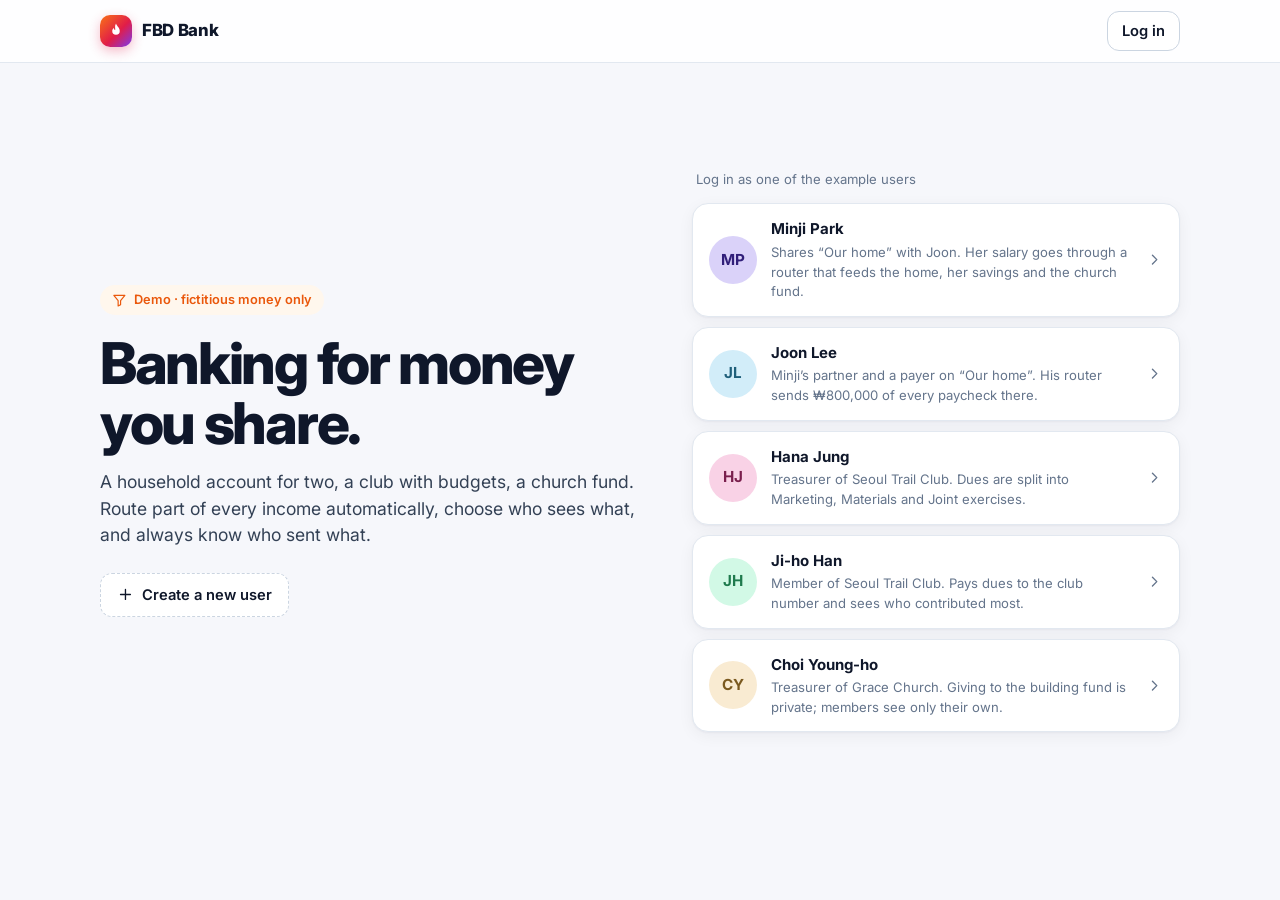
<file: demo/index.html>
<!doctype html>
<html lang="en">
<head>
  <meta charset="utf-8">
  <meta name="viewport" content="width=device-width, initial-scale=1">
  <title>FBD Bank</title>
  <link rel="preconnect" href="https://fonts.googleapis.com">
  <link rel="preconnect" href="https://fonts.gstatic.com" crossorigin>
  <link rel="stylesheet" href="https://fonts.googleapis.com/css2?family=Inter:wght@400;500;600;700;800&display=swap">
  <link rel="stylesheet" href="styles.css">
</head>
<body>
  <header class="topbar" id="topbar"></header>
  <main class="content" id="app"></main>
  <div class="toasts" id="toasts" aria-live="polite"></div>
  <script src="app.js"></script>
</body>
</html>
</file>
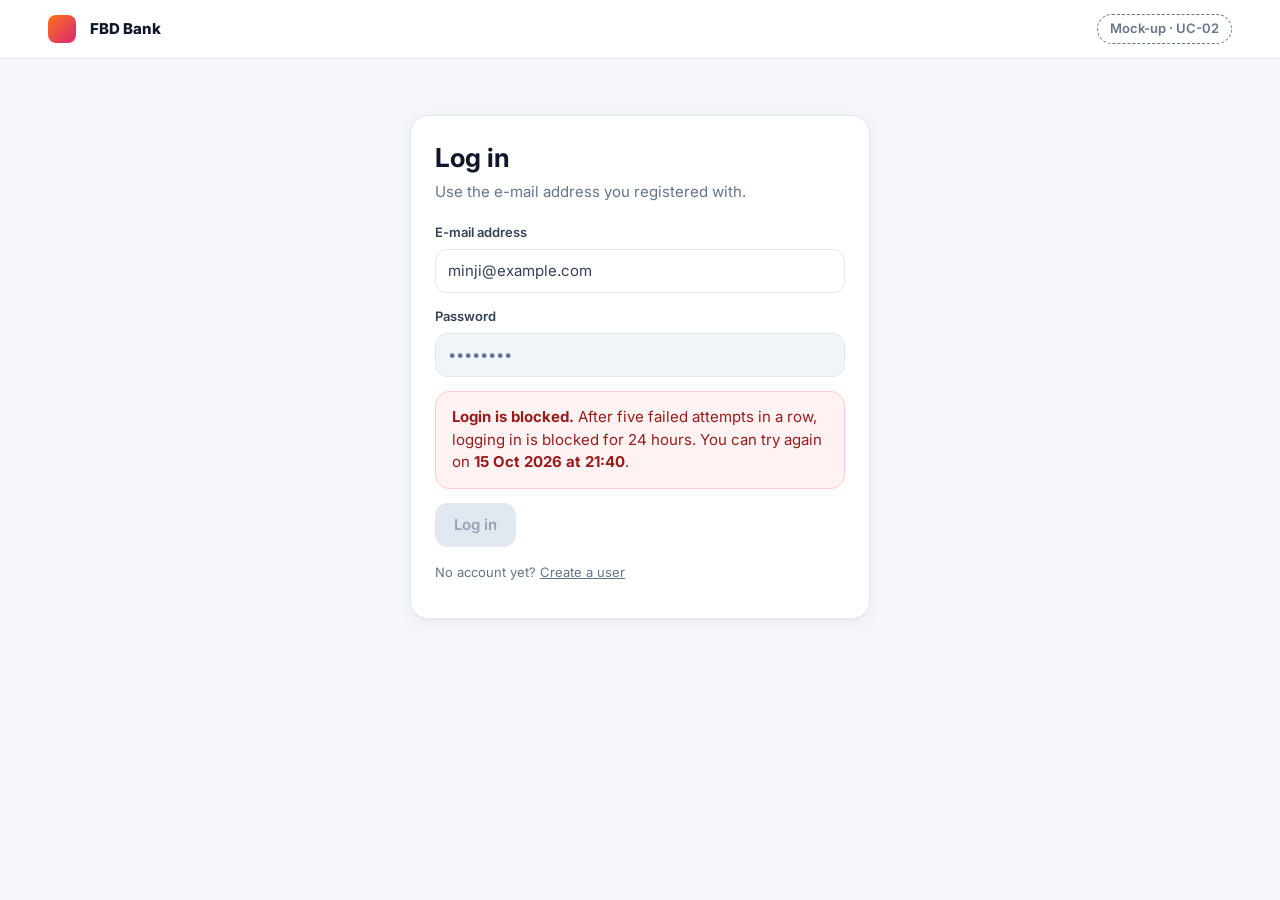
<file: docs/ui-review/mockups/m1-login-blocked.html>
<!doctype html><html lang="en"><head><meta charset="utf-8"><title>Mock-up UC-02</title>
<link rel="stylesheet" href="https://fonts.googleapis.com/css2?family=Inter:wght@400;500;600;700;800&display=swap"><link rel="stylesheet" href="mockup.css"></head><body>
<div class="top"><div class="logo"></div><div class="brand">FBD Bank</div><div class="mock">Mock-up · UC-02</div></div>
<main style="display:flex;justify-content:center;padding-top:56px"><div class="card" style="width:460px">
<h1>Log in</h1><p class="sub">Use the e-mail address you registered with.</p>
<label>E-mail address</label><div class="in">minji@example.com</div>
<label>Password</label><div class="in dim">••••••••</div>
<div class="alert bad"><b>Login is blocked.</b> After five failed attempts in a row, logging in is blocked for 24 hours. You can try again on <b>15 Oct 2026 at 21:40</b>.</div>
<span class="btn off">Log in</span>
<p class="small" style="margin-top:16px">No account yet? <u>Create a user</u></p>
</div></main></body></html>
</file>
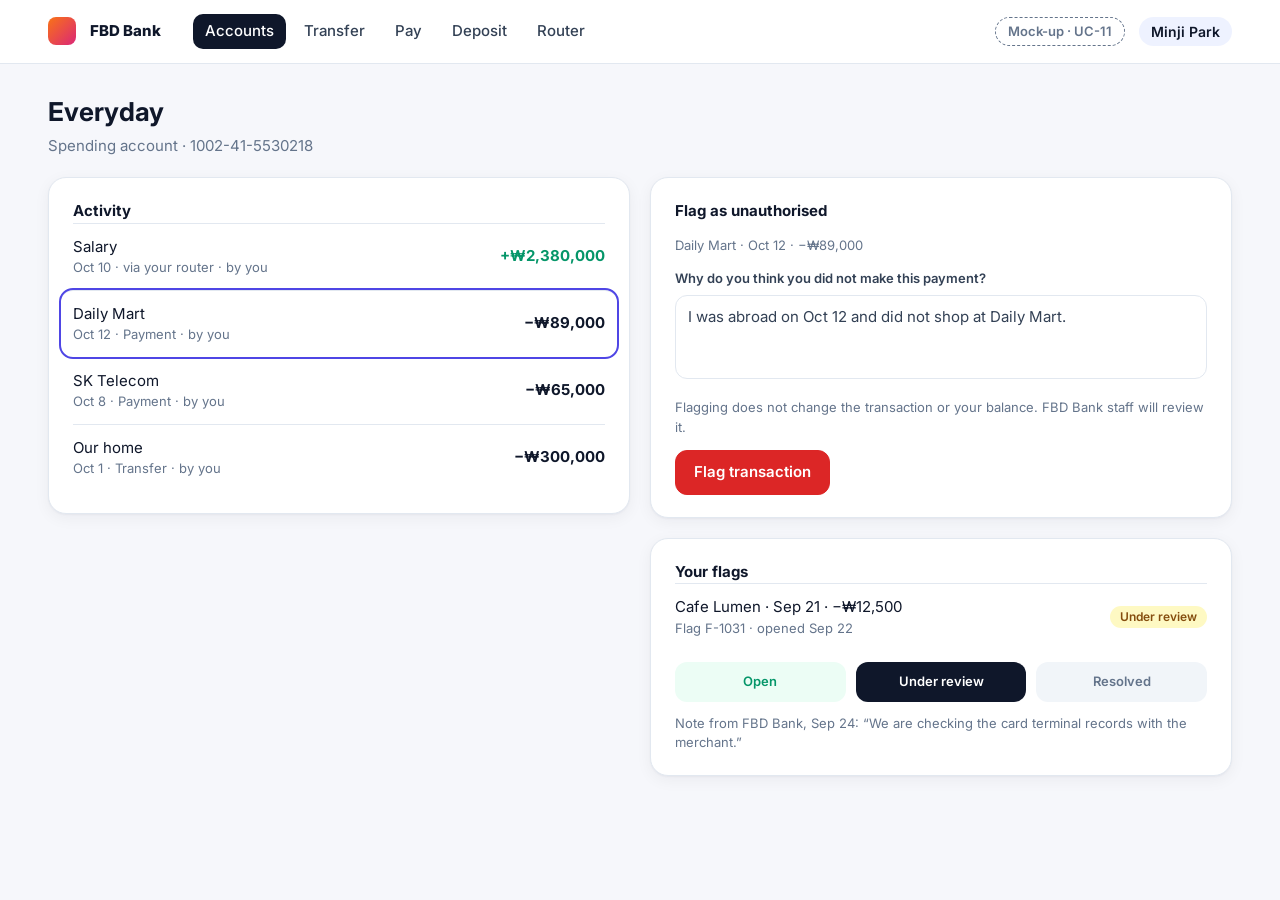
<file: docs/ui-review/mockups/m2-flag.html>
<!doctype html><html lang="en"><head><meta charset="utf-8"><title>Mock-up UC-11</title>
<link rel="stylesheet" href="https://fonts.googleapis.com/css2?family=Inter:wght@400;500;600;700;800&display=swap"><link rel="stylesheet" href="mockup.css"></head><body>
<div class="top"><div class="logo"></div><div class="brand">FBD Bank</div><div class="nav"><span class="on">Accounts</span><span>Transfer</span><span>Pay</span><span>Deposit</span><span>Router</span></div><div class="mock">Mock-up · UC-11</div><div class="me">Minji Park</div></div>
<main><h1>Everyday</h1><p class="sub">Spending account · 1002-41-5530218</p>
<div class="grid"><div class="card"><b>Activity</b>
<div class="row"><div class="grow">Salary<div class="small">Oct 10 · via your router · by you</div></div><div class="amt pos">+₩2,380,000</div></div>
<div class="row sel"><div class="grow">Daily Mart<div class="small">Oct 12 · Payment · by you</div></div><div class="amt neg">−₩89,000</div></div>
<div class="row"><div class="grow">SK Telecom<div class="small">Oct 8 · Payment · by you</div></div><div class="amt neg">−₩65,000</div></div>
<div class="row"><div class="grow">Our home<div class="small">Oct 1 · Transfer · by you</div></div><div class="amt neg">−₩300,000</div></div></div>
<div><div class="card"><b>Flag as unauthorised</b><p class="small">Daily Mart · Oct 12 · −₩89,000</p>
<label>Why do you think you did not make this payment?</label><textarea class="in">I was abroad on Oct 12 and did not shop at Daily Mart.</textarea>
<p class="small">Flagging does not change the transaction or your balance. FBD Bank staff will review it.</p><span class="btn bad">Flag transaction</span></div>
<div class="card" style="margin-top:20px"><b>Your flags</b>
<div class="row"><div class="grow">Cafe Lumen · Sep 21 · −₩12,500<div class="small">Flag F-1031 · opened Sep 22</div></div><span class="chip rev">Under review</span></div>
<div class="steps"><div class="past">Open</div><div class="now">Under review</div><div>Resolved</div></div>
<div class="small">Note from FBD Bank, Sep 24: “We are checking the card terminal records with the merchant.”</div></div></div></div>
</main></body></html>
</file>
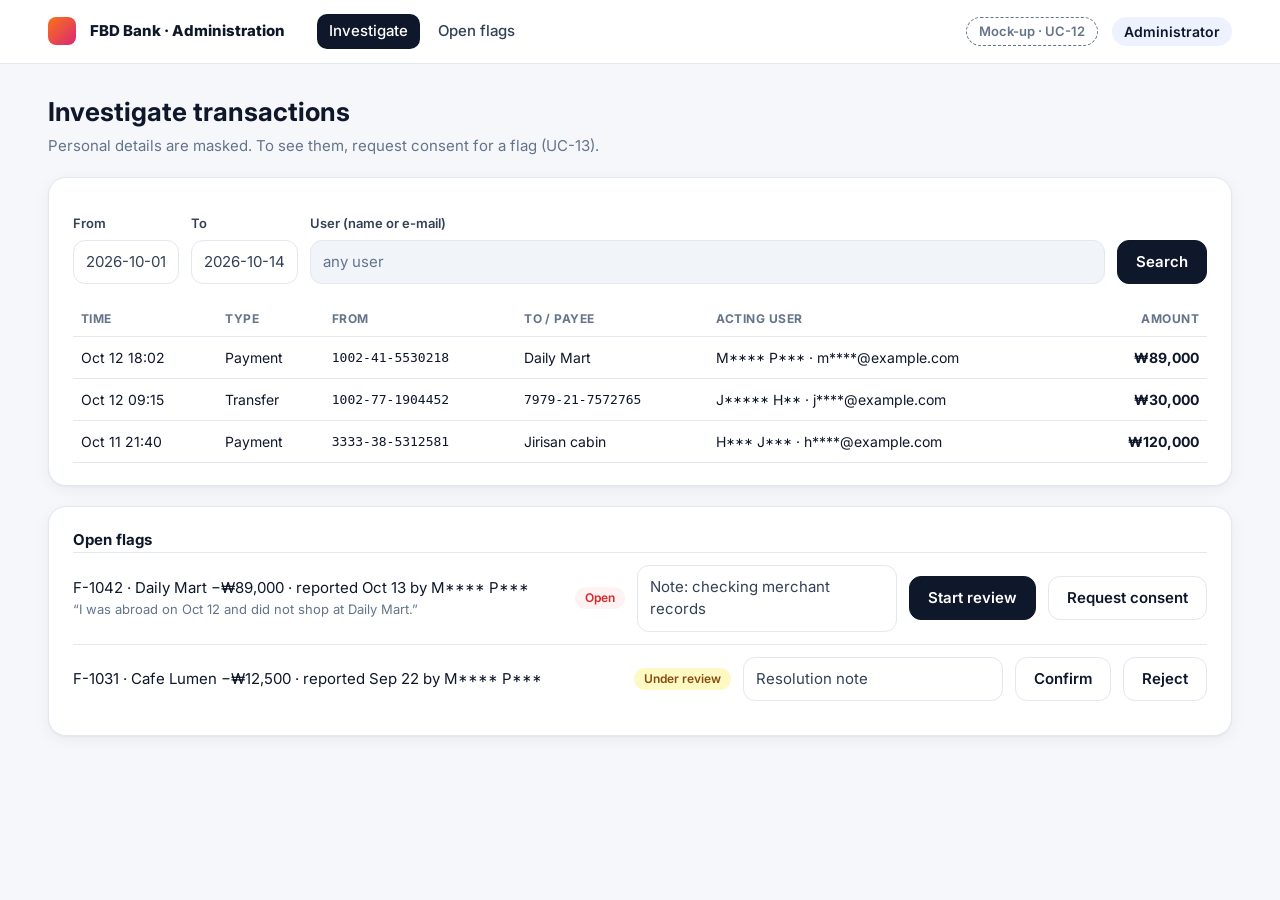
<file: docs/ui-review/mockups/m3-admin.html>
<!doctype html><html lang="en"><head><meta charset="utf-8"><title>Mock-up UC-12</title>
<link rel="stylesheet" href="https://fonts.googleapis.com/css2?family=Inter:wght@400;500;600;700;800&display=swap"><link rel="stylesheet" href="mockup.css"></head><body>
<div class="top"><div class="logo"></div><div class="brand">FBD Bank · Administration</div><div class="nav"><span class="on">Investigate</span><span>Open flags</span></div><div class="mock">Mock-up · UC-12</div><div class="me">Administrator</div></div>
<main><h1>Investigate transactions</h1><p class="sub">Personal details are masked. To see them, request consent for a flag (UC-13).</p>
<div class="card"><div style="display:flex;gap:12px;align-items:end">
<div><label>From</label><div class="in">2026-10-01</div></div><div><label>To</label><div class="in">2026-10-14</div></div>
<div class="grow"><label>User (name or e-mail)</label><div class="in dim">any user</div></div><span class="btn pri">Search</span></div>
<table style="margin-top:18px"><tr><th>Time</th><th>Type</th><th>From</th><th>To / payee</th><th>Acting user</th><th style="text-align:right">Amount</th></tr>
<tr><td>Oct 12 18:02</td><td>Payment</td><td class="mono">1002-41-5530218</td><td>Daily Mart</td><td>M**** P*** · m****@example.com</td><td class="amt" style="text-align:right">₩89,000</td></tr>
<tr><td>Oct 12 09:15</td><td>Transfer</td><td class="mono">1002-77-1904452</td><td class="mono">7979-21-7572765</td><td>J***** H** · j****@example.com</td><td class="amt" style="text-align:right">₩30,000</td></tr>
<tr><td>Oct 11 21:40</td><td>Payment</td><td class="mono">3333-38-5312581</td><td>Jirisan cabin</td><td>H*** J*** · h****@example.com</td><td class="amt" style="text-align:right">₩120,000</td></tr></table></div>
<div class="card" style="margin-top:20px"><b>Open flags</b>
<div class="row"><div class="grow">F-1042 · Daily Mart −₩89,000 · reported Oct 13 by M**** P***<div class="small">“I was abroad on Oct 12 and did not shop at Daily Mart.”</div></div><span class="chip open">Open</span><div class="in" style="width:260px">Note: checking merchant records</div><span class="btn pri">Start review</span><span class="btn">Request consent</span></div>
<div class="row"><div class="grow">F-1031 · Cafe Lumen −₩12,500 · reported Sep 22 by M**** P***</div><span class="chip rev">Under review</span><div class="in" style="width:260px">Resolution note</div><span class="btn">Confirm</span><span class="btn">Reject</span></div></div>
</main></body></html>
</file>
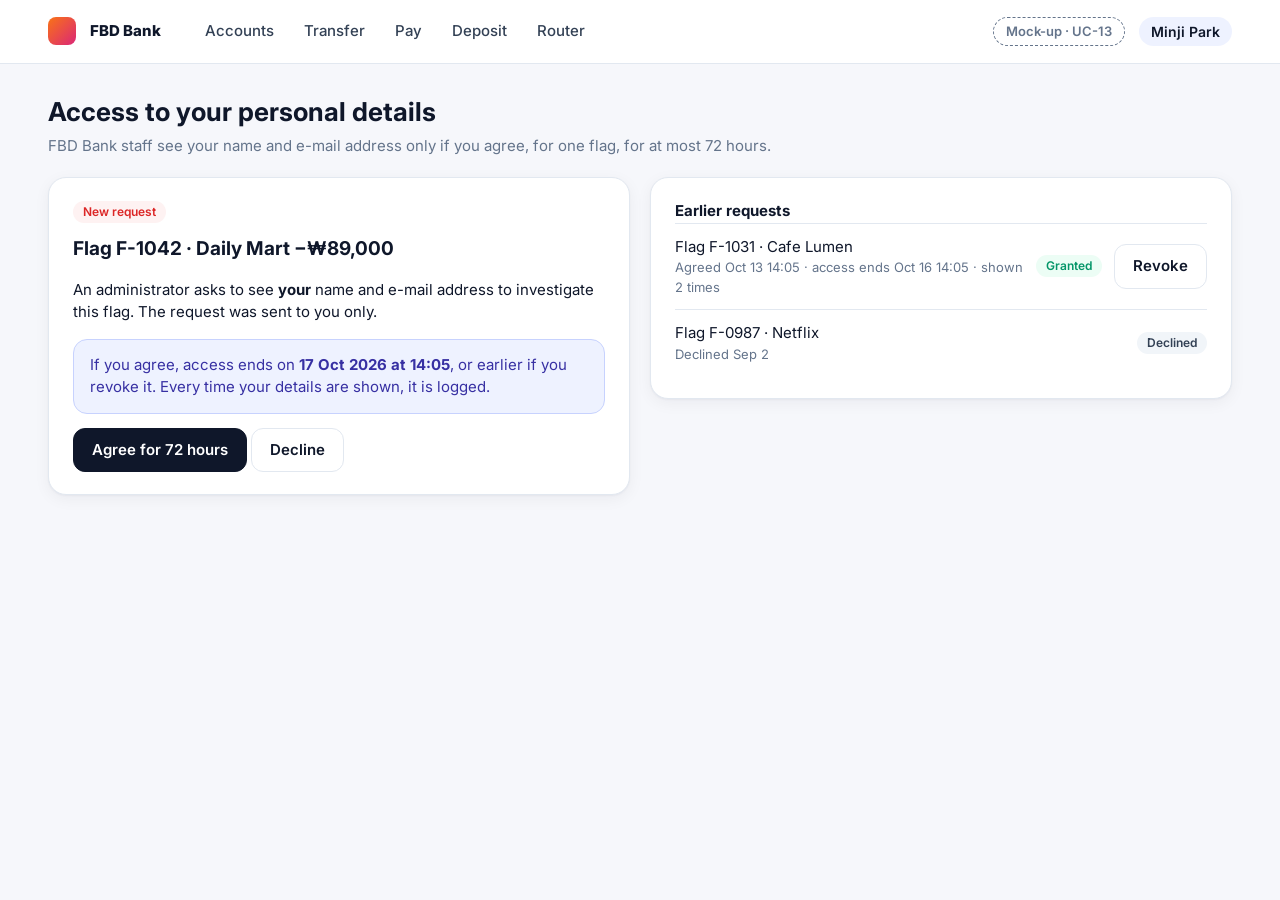
<file: docs/ui-review/mockups/m4-consent.html>
<!doctype html><html lang="en"><head><meta charset="utf-8"><title>Mock-up UC-13</title>
<link rel="stylesheet" href="https://fonts.googleapis.com/css2?family=Inter:wght@400;500;600;700;800&display=swap"><link rel="stylesheet" href="mockup.css"></head><body>
<div class="top"><div class="logo"></div><div class="brand">FBD Bank</div><div class="nav"><span>Accounts</span><span>Transfer</span><span>Pay</span><span>Deposit</span><span>Router</span></div><div class="mock">Mock-up · UC-13</div><div class="me">Minji Park</div></div>
<main><h1>Access to your personal details</h1><p class="sub">FBD Bank staff see your name and e-mail address only if you agree, for one flag, for at most 72 hours.</p>
<div class="grid"><div class="card"><span class="chip open">New request</span>
<h2 style="font-size:19px;margin:12px 0 4px">Flag F-1042 · Daily Mart −₩89,000</h2>
<p>An administrator asks to see <b>your</b> name and e-mail address to investigate this flag. The request was sent to you only.</p>
<div class="alert info">If you agree, access ends on <b>17 Oct 2026 at 14:05</b>, or earlier if you revoke it. Every time your details are shown, it is logged.</div>
<span class="btn pri">Agree for 72 hours</span> <span class="btn">Decline</span></div>
<div class="card"><b>Earlier requests</b>
<div class="row"><div class="grow">Flag F-1031 · Cafe Lumen<div class="small">Agreed Oct 13 14:05 · access ends Oct 16 14:05 · shown 2 times</div></div><span class="chip done">Granted</span><span class="btn">Revoke</span></div>
<div class="row"><div class="grow">Flag F-0987 · Netflix<div class="small">Declined Sep 2</div></div><span class="chip">Declined</span></div></div></div>
</main></body></html>
</file>
<file: demo/styles.css>
:root {
  --ink: #0f172a;
  --ink-2: #334155;
  --muted: #64748b;
  --line: #e2e8f0;
  --line-2: #cbd5e1;
  --bg: #f6f7fb;
  --card: #ffffff;
  --accent: #4f46e5;
  --accent-2: #4338ca;
  --accent-soft: #eef2ff;
  --spending: #4f46e5;
  --spending-soft: #eef2ff;
  --savings: #059669;
  --savings-soft: #ecfdf5;
  --owt: #ea580c;
  --owt-soft: #fff7ed;
  --router: #0891b2;
  --router-soft: #ecfeff;
  --good: #059669;
  --good-soft: #ecfdf5;
  --bad: #dc2626;
  --bad-soft: #fef2f2;
  --radius: 18px;
  --shadow: 0 1px 2px rgba(15, 23, 42, .04), 0 4px 16px rgba(15, 23, 42, .05);
  --shadow-lg: 0 2px 4px rgba(15, 23, 42, .05), 0 12px 32px rgba(15, 23, 42, .09);
}

* { box-sizing: border-box; }
html { color-scheme: light; }

body {
  margin: 0;
  font-family: Inter, system-ui, -apple-system, "Segoe UI", Roboto, sans-serif;
  font-size: 15px;
  line-height: 1.5;
  color: var(--ink);
  background: var(--bg);
  -webkit-font-smoothing: antialiased;
}

a { color: var(--accent); text-decoration: none; }
a:hover { text-decoration: underline; }
h1, h2, h3 { margin: 0; letter-spacing: -.02em; }
h2 { font-size: 1.15rem; font-weight: 700; }
h3 { font-size: 1rem; font-weight: 700; }
hr { border: 0; border-top: 1px solid var(--line); margin: 6px 0; }

.icon { width: 1.15em; height: 1.15em; flex: none; fill: none; stroke: currentColor; stroke-width: 1.9; stroke-linecap: round; stroke-linejoin: round; vertical-align: -.2em; }
.icon.big { width: 40px; height: 40px; color: var(--accent); }
.icon.ok { color: var(--good); }
.icon.no { color: var(--bad); }
.muted { color: var(--muted); font-weight: 400; }
.small { font-size: .82rem; }
.center { text-align: center; }
.strong { font-weight: 700; }
.grow { flex: 1; min-width: 0; }

/* ---------- header ---------- */

.topbar {
  position: sticky; top: 0; z-index: 20;
  background: rgba(255, 255, 255, .85);
  backdrop-filter: saturate(1.6) blur(14px);
  border-bottom: 1px solid var(--line);
}
.bar { max-width: 1120px; margin: 0 auto; padding: 0 20px; height: 62px; display: flex; align-items: center; gap: 24px; }
.brand { display: flex; align-items: center; gap: 10px; font-weight: 800; font-size: 1.05rem; color: var(--ink); letter-spacing: -.02em; }
.brand:hover { text-decoration: none; }
.logo { width: 32px; height: 32px; border-radius: 10px; display: grid; place-items: center; background: linear-gradient(135deg, #f97316, #e11d48 55%, #7c3aed); box-shadow: 0 4px 12px rgba(225, 29, 72, .3); }
.logo svg { width: 18px; height: 18px; fill: #fff; }

.tabs { display: flex; gap: 4px; flex: 1; }
.tabs a { display: flex; align-items: center; gap: 7px; padding: 8px 12px; border-radius: 10px; color: var(--ink-2); font-weight: 500; font-size: .92rem; }
.tabs a:hover { background: #f1f5f9; text-decoration: none; }
.tabs a.active { background: var(--ink); color: #fff; }

.who { position: relative; margin-left: auto; }
.who summary { list-style: none; display: flex; align-items: center; gap: 8px; cursor: pointer; padding: 5px 10px 5px 5px; border-radius: 999px; border: 1px solid var(--line); background: #fff; font-weight: 600; font-size: .9rem; }
.who summary::-webkit-details-marker { display: none; }
.who[open] summary { border-color: var(--line-2); }
.menu { position: absolute; right: 0; top: calc(100% + 8px); width: 250px; background: #fff; border: 1px solid var(--line); border-radius: 14px; box-shadow: var(--shadow-lg); padding: 6px; }
.menu-label { font-size: .75rem; font-weight: 600; color: var(--muted); text-transform: uppercase; letter-spacing: .05em; padding: 8px 10px 4px; }
.menu button { width: 100%; display: flex; align-items: center; gap: 10px; padding: 8px 10px; border: 0; background: none; border-radius: 9px; font: inherit; font-size: .9rem; color: var(--ink); cursor: pointer; text-align: left; }
.menu button:hover { background: #f1f5f9; }
.menu button.cur { font-weight: 600; }
.menu button .icon:last-child:not(:first-child) { margin-left: auto; color: var(--accent); }

.content { max-width: 1120px; margin: 0 auto; padding: 28px 20px 80px; }

/* ---------- avatars, chips ---------- */

.avatar {
  --h: 220;
  width: 36px; height: 36px; border-radius: 50%; flex: none;
  display: inline-grid; place-items: center;
  font-size: .78rem; font-weight: 700; letter-spacing: .02em;
  color: hsl(var(--h) 60% 30%); background: hsl(var(--h) 75% 90%);
}
.avatar.sm { width: 26px; height: 26px; font-size: .64rem; }
.avatar.lg { width: 48px; height: 48px; font-size: .95rem; }
.avatar.more { --h: 220; color: var(--muted); background: #f1f5f9; }
.stack { display: inline-flex; }
.stack .avatar { box-shadow: 0 0 0 2px #fff; }
.stack .avatar + .avatar { margin-left: -4px; }

.chip { display: inline-flex; align-items: center; gap: 5px; padding: 3px 9px 3px 7px; border-radius: 999px; font-size: .75rem; font-weight: 600; }
.chip .icon { width: 14px; height: 14px; }
.chip.t-spending { color: var(--spending); background: var(--spending-soft); }
.chip.t-savings { color: var(--savings); background: var(--savings-soft); }
.chip.t-owt { color: var(--owt); background: var(--owt-soft); }
.chip.t-router { color: var(--router); background: var(--router-soft); }
.role { font-size: .75rem; font-weight: 500; color: var(--muted); padding: 3px 9px; border-radius: 999px; background: #f1f5f9; }
.pill { font-size: .68rem; font-weight: 600; padding: 2px 8px; border-radius: 999px; background: rgba(255, 255, 255, .18); }

/* ---------- buttons, forms ---------- */

.btn {
  display: inline-flex; align-items: center; justify-content: center; gap: 8px;
  padding: 10px 16px; border-radius: 12px; border: 1px solid var(--line-2); background: #fff;
  color: var(--ink); font: inherit; font-weight: 600; font-size: .92rem; cursor: pointer;
  transition: background .15s, border-color .15s, transform .1s;
}
.btn:hover { background: #f8fafc; text-decoration: none; border-color: #94a3b8; }
.btn:active { transform: translateY(1px); }
.btn.primary { background: var(--ink); border-color: var(--ink); color: #fff; }
.btn.primary:hover { background: #1e293b; }
.btn.ghost { border-style: dashed; }
.btn.block { width: 100%; }
.btn.disabled, .btn:disabled { opacity: .5; cursor: not-allowed; background: #f8fafc; color: var(--muted); border-color: var(--line); transform: none; }
.btn.primary:disabled { background: #94a3b8; border-color: #94a3b8; color: #fff; }
.icon-btn { border: 0; background: none; color: var(--muted); padding: 8px; border-radius: 9px; cursor: pointer; display: inline-grid; }
.icon-btn:hover { background: var(--bad-soft); color: var(--bad); }

.card { background: var(--card); border: 1px solid var(--line); border-radius: var(--radius); box-shadow: var(--shadow); padding: 22px; }
.form { display: flex; flex-direction: column; gap: 16px; }
.field { display: flex; flex-direction: column; gap: 6px; margin: 0; }
.field > span { font-size: .85rem; font-weight: 600; color: var(--ink-2); }
input, select {
  font: inherit; color: var(--ink); width: 100%;
  padding: 11px 13px; border-radius: 12px; border: 1px solid var(--line-2); background: #fff;
  transition: border-color .15s, box-shadow .15s;
}
select { appearance: none; background-image: url("data:image/svg+xml,%3Csvg xmlns='http://www.w3.org/2000/svg' viewBox='0 0 24 24' fill='none' stroke='%2364748b' stroke-width='2'%3E%3Cpath d='m6 9 6 6 6-6'/%3E%3C/svg%3E"); background-repeat: no-repeat; background-position: right 12px center; background-size: 16px; padding-right: 38px; }
input:focus, select:focus { outline: none; border-color: var(--accent); box-shadow: 0 0 0 4px rgba(79, 70, 229, .14); }
.money { font-size: 1.35rem; font-weight: 700; font-variant-numeric: tabular-nums; letter-spacing: -.01em; }
.form-error { color: var(--bad); margin: 0; min-height: 1.2em; font-size: .9rem; }
.bal-hint { color: var(--muted); }
.row { display: flex; gap: 12px; align-items: flex-end; flex-wrap: wrap; }
.row.end { justify-content: flex-end; }

.verdict { margin: 0; padding: 10px 12px; border-radius: 12px; font-size: .9rem; display: none; gap: 8px; align-items: flex-start; }
.verdict.good, .verdict.bad { display: flex; }
.verdict .icon { margin-top: 2px; }
.verdict.good { background: var(--good-soft); color: #065f46; }
.verdict.bad { background: var(--bad-soft); color: #991b1b; }

.seg { display: inline-flex; padding: 3px; gap: 2px; background: #f1f5f9; border-radius: 11px; }
.seg button, .seg label span { border: 0; background: none; font: inherit; font-size: .82rem; font-weight: 600; color: var(--muted); padding: 6px 11px; border-radius: 8px; cursor: pointer; white-space: nowrap; display: block; }
.seg button.on, .seg label input:checked + span { background: #fff; color: var(--ink); box-shadow: 0 1px 3px rgba(15, 23, 42, .12); }
.seg label input { position: absolute; opacity: 0; pointer-events: none; }
.seg label { position: relative; }
.seg.mini button { padding: 6px 10px; }

.switch { display: inline-flex; align-items: center; gap: 8px; font-size: .85rem; font-weight: 600; color: var(--ink-2); cursor: pointer; white-space: nowrap; }
.switch input { position: absolute; opacity: 0; width: 0; }
.switch span { width: 36px; height: 21px; border-radius: 999px; background: var(--line-2); position: relative; transition: background .15s; flex: none; }
.switch span::after { content: ""; position: absolute; top: 2px; left: 2px; width: 17px; height: 17px; border-radius: 50%; background: #fff; box-shadow: 0 1px 2px rgba(0, 0, 0, .2); transition: transform .15s; }
.switch input:checked + span { background: var(--accent); }
.switch input:checked + span::after { transform: translateX(15px); }
.switch input:focus-visible + span { box-shadow: 0 0 0 4px rgba(79, 70, 229, .2); }
.switch.ro { cursor: default; opacity: .75; }

/* ---------- landing ---------- */

.landing { display: grid; grid-template-columns: 1.1fr 1fr; gap: 56px; align-items: center; min-height: calc(100vh - 180px); }
.eyebrow { display: inline-flex; align-items: center; gap: 7px; font-size: .8rem; font-weight: 600; color: var(--owt); background: var(--owt-soft); padding: 5px 12px; border-radius: 999px; }
.landing h1 { font-size: clamp(2.4rem, 5vw, 3.6rem); line-height: 1.05; font-weight: 800; letter-spacing: -.04em; margin: 18px 0 16px; }
.lead { font-size: 1.1rem; color: var(--ink-2); max-width: 32em; margin: 0 0 24px; }
.personas { display: flex; flex-direction: column; gap: 10px; }
.personas > p { margin: 0 0 4px 4px; }
.persona { display: flex; align-items: center; gap: 14px; text-align: left; padding: 14px 16px; border-radius: 16px; border: 1px solid var(--line); background: #fff; box-shadow: var(--shadow); font: inherit; color: var(--ink); cursor: pointer; transition: transform .15s, box-shadow .15s, border-color .15s; }
.persona:hover { transform: translateY(-2px); box-shadow: var(--shadow-lg); border-color: var(--line-2); }
.persona > span:nth-child(2) { display: flex; flex-direction: column; gap: 2px; flex: 1; }
.persona .chev { color: var(--muted); }

/* ---------- home ---------- */

.hero { display: grid; grid-template-columns: 1fr 340px; gap: 16px; margin-bottom: 32px; }
.hero-main {
  border-radius: 24px; padding: 28px; color: #fff; position: relative; overflow: hidden;
  background: radial-gradient(120% 140% at 100% 0%, #6366f1 0%, #312e81 45%, #0f172a 100%);
  box-shadow: var(--shadow-lg);
}
.hero-main::after { content: ""; position: absolute; width: 320px; height: 320px; right: -80px; bottom: -160px; border-radius: 50%; background: radial-gradient(circle, rgba(249, 115, 22, .45), transparent 65%); }
.hero-hi { font-size: .9rem; opacity: .8; }
.hero-label { margin-top: 18px; font-size: .85rem; opacity: .7; }
.hero-total { font-size: clamp(2.2rem, 5vw, 3rem); font-weight: 800; letter-spacing: -.035em; font-variant-numeric: tabular-nums; }
.quick { display: flex; gap: 10px; margin-top: 24px; flex-wrap: wrap; position: relative; z-index: 1; }
.qbtn { display: flex; align-items: center; gap: 8px; padding: 10px 14px; border-radius: 12px; background: rgba(255, 255, 255, .12); color: #fff; font-weight: 600; font-size: .9rem; border: 1px solid rgba(255, 255, 255, .14); transition: background .15s; }
.qbtn:hover { background: rgba(255, 255, 255, .22); text-decoration: none; }

.hero-router { border-radius: 24px; padding: 22px; background: linear-gradient(160deg, #0e7490, #155e75 60%, #164e63); color: #fff; display: flex; flex-direction: column; gap: 8px; box-shadow: var(--shadow-lg); transition: transform .15s; }
.hero-router:hover { text-decoration: none; transform: translateY(-2px); }
.hr-top { display: flex; align-items: center; gap: 8px; font-weight: 700; }
.hr-top .pill { margin-left: auto; }
.hr-no { font-size: 1.15rem; font-weight: 700; font-variant-numeric: tabular-nums; letter-spacing: .02em; }
.hr-desc { font-size: .85rem; opacity: .8; }
.hr-rules { list-style: none; margin: 4px 0 0; padding: 0; display: flex; flex-direction: column; gap: 6px; }
.hr-rules li { font-size: .85rem; background: rgba(255, 255, 255, .1); padding: 6px 10px; border-radius: 9px; }
.hr-cta { margin-top: auto; font-weight: 600; display: flex; align-items: center; gap: 4px; }

.sect { margin-top: 30px; }
.sect-head { display: flex; align-items: baseline; gap: 12px; margin-bottom: 14px; flex-wrap: wrap; }
.grid { display: grid; grid-template-columns: repeat(auto-fill, minmax(250px, 1fr)); gap: 14px; }

.acard {
  --c: var(--spending);
  display: flex; flex-direction: column; gap: 4px; padding: 18px; border-radius: var(--radius);
  background: #fff; border: 1px solid var(--line); box-shadow: var(--shadow); color: var(--ink);
  position: relative; overflow: hidden; transition: transform .15s, box-shadow .15s;
}
.acard::before { content: ""; position: absolute; inset: 0 0 auto; height: 4px; background: var(--c); }
.acard.t-savings { --c: var(--savings); }
.acard.t-owt { --c: var(--owt); }
.acard:hover { transform: translateY(-2px); box-shadow: var(--shadow-lg); text-decoration: none; }
.acard-top { display: flex; justify-content: space-between; align-items: center; gap: 8px; margin-bottom: 8px; }
.acard-name { font-weight: 700; font-size: 1.02rem; }
.acard-no { font-size: .8rem; color: var(--muted); font-variant-numeric: tabular-nums; }
.acard-bal { font-size: 1.5rem; font-weight: 800; letter-spacing: -.03em; margin-top: 10px; font-variant-numeric: tabular-nums; }
.inflow { font-size: .8rem; font-weight: 600; color: var(--owt); white-space: nowrap; }
.acard-foot { display: flex; align-items: center; justify-content: space-between; gap: 8px; margin-top: 10px; min-height: 26px; }

.empty { text-align: center; padding: 48px 20px; display: flex; flex-direction: column; align-items: center; gap: 10px; }
.empty p { max-width: 30em; margin: 0 0 8px; }
.empty-sm { padding: 24px; text-align: center; color: var(--muted); }

/* ---------- account page ---------- */

.back { display: inline-flex; align-items: center; gap: 6px; color: var(--muted); font-weight: 500; font-size: .9rem; margin-bottom: 14px; }
.back:hover { color: var(--ink); text-decoration: none; }
.page-title { font-size: 1.9rem; font-weight: 800; letter-spacing: -.035em; margin-bottom: 6px; }
.pagehead { margin-bottom: 20px; }
.pagehead p { margin: 0; }

.acct-head {
  --c: var(--spending); --soft: var(--spending-soft);
  display: flex; justify-content: space-between; align-items: flex-end; gap: 20px; flex-wrap: wrap;
  padding: 24px; border-radius: 24px; background: linear-gradient(135deg, var(--soft), #fff 70%); border: 1px solid var(--line);
}
.acct-head.t-savings { --c: var(--savings); --soft: var(--savings-soft); }
.acct-head.t-owt { --c: var(--owt); --soft: var(--owt-soft); }
.acct-head.t-router { --c: var(--router); --soft: var(--router-soft); }
.acct-head h1 { font-size: 1.9rem; font-weight: 800; letter-spacing: -.035em; margin: 10px 0 2px; }
.acct-chips { display: flex; gap: 6px; flex-wrap: wrap; }
.no-copy { border: 0; background: none; padding: 0; font: inherit; font-variant-numeric: tabular-nums; color: var(--ink-2); cursor: pointer; display: inline-flex; align-items: center; gap: 6px; }
.no-copy .icon { width: 14px; color: var(--muted); }
.no-copy:hover { color: var(--c); }
.acct-bal { text-align: right; }
.acct-bal span { display: block; font-size: .85rem; color: var(--muted); }
.acct-bal strong { font-size: 2.3rem; font-weight: 800; letter-spacing: -.04em; font-variant-numeric: tabular-nums; }

.actions { display: flex; gap: 10px; flex-wrap: wrap; margin: 16px 0 10px; }
.note { display: flex; gap: 8px; align-items: flex-start; color: var(--ink-2); font-size: .88rem; background: #fff; border: 1px dashed var(--line-2); padding: 10px 14px; border-radius: 12px; margin: 0 0 20px; }
.note .icon { margin-top: 2px; color: var(--muted); }

.two-col { display: grid; grid-template-columns: minmax(0, 1fr) 320px; gap: 16px; align-items: start; margin-bottom: 16px; }
.side { display: flex; flex-direction: column; gap: 14px; }
.side-head { display: flex; justify-content: space-between; align-items: baseline; gap: 10px; margin-bottom: 8px; }

.ppl { list-style: none; margin: 0; padding: 0; display: flex; flex-direction: column; gap: 12px; }
.ppl li { display: flex; align-items: center; gap: 12px; }
.ppl li > span:not(.avatar):not(.switch):not(.role) { display: flex; flex-direction: column; min-width: 0; }
.ppl.big li { padding: 10px 0; border-bottom: 1px solid var(--line); }
.ppl.big li:last-child { border-bottom: 0; }

.txs { list-style: none; margin: 0; padding: 0; }
.tx { display: flex; align-items: center; gap: 12px; padding: 12px 4px; border-bottom: 1px solid var(--line); }
.tx:last-child { border-bottom: 0; }
.tx-ic { width: 38px; height: 38px; border-radius: 12px; display: grid; place-items: center; flex: none; }
.tx-ic.in { background: var(--good-soft); color: var(--good); }
.tx-ic.out { background: #f1f5f9; color: var(--ink-2); }
.tx-main { flex: 1; min-width: 0; }
.tx-title { font-weight: 600; white-space: nowrap; overflow: hidden; text-overflow: ellipsis; }
.tx-sub { font-size: .8rem; color: var(--muted); }
.actor { color: var(--ink-2); font-weight: 500; }
.tx-amt { font-weight: 700; font-variant-numeric: tabular-nums; white-space: nowrap; }
.tx-amt.in { color: var(--good); }

/* ---------- OWT graph ---------- */

.graph-card { margin-bottom: 16px; }
.graph-head { display: flex; justify-content: space-between; gap: 16px; flex-wrap: wrap; align-items: flex-start; }
.controls { display: flex; gap: 10px; flex-wrap: wrap; align-items: center; }
#graph { margin: 8px -8px 0; }
.graph { width: 100%; height: auto; display: block; font-family: inherit; }
.graph text { text-anchor: middle; }

.edge line { stroke: hsl(24 90% 60% / .55); stroke-linecap: round; }
.edge polygon { fill: hsl(24 90% 55% / .8); }
.edge.me line { stroke: hsl(243 75% 60% / .6); }
.edge.me polygon { fill: hsl(243 75% 58% / .85); }
.edge.zero line { stroke: var(--line-2); stroke-dasharray: 4 6; }
.edge.zero polygon { fill: var(--line-2); }
.edge line.flow { stroke: #fff; stroke-dasharray: 2 14; opacity: .85; animation: flow 1.2s linear infinite; }
.edge.outflow line { stroke: #94a3b8; }
.edge.outflow polygon { fill: #94a3b8; }
@keyframes flow { to { stroke-dashoffset: -32; } }
@media (prefers-reduced-motion: reduce) { .edge line.flow { animation: none; } }
.pill-g rect { fill: #fff; stroke: var(--line); }
.pill-g text { font-size: 12px; font-weight: 700; fill: var(--ink); font-variant-numeric: tabular-nums; }
.edge.zero .pill-g text { fill: var(--muted); font-weight: 500; }

.node circle { fill: hsl(var(--h) 80% 93%); stroke: hsl(var(--h) 55% 55%); stroke-width: 2; }
.node.me circle { stroke: var(--accent); stroke-width: 3; }
.node.others circle { fill: #f1f5f9; stroke: #94a3b8; stroke-dasharray: 3 3; }
.node .ini { font-size: 13px; font-weight: 700; fill: hsl(var(--h) 60% 28%); }
.node.others .ini { fill: var(--ink-2); }
.graph .nm { font-size: 13px; font-weight: 700; fill: var(--ink); }
.graph .sb { font-size: 11px; fill: var(--muted); }
.owt-node circle { fill: #ea580c; stroke: #fff; stroke-width: 4; filter: drop-shadow(0 6px 14px rgba(234, 88, 12, .35)); }
.owt-node .cap { font-size: 10.5px; fill: #ffedd5; font-weight: 500; }
.owt-node .bal { font-size: 15px; font-weight: 800; fill: #fff; font-variant-numeric: tabular-nums; }
.paynode rect { fill: #f8fafc; stroke: var(--line-2); }

.bd { width: 100%; border-collapse: collapse; margin-top: 10px; font-size: .9rem; }
.bd th { text-align: left; font-size: .75rem; text-transform: uppercase; letter-spacing: .05em; color: var(--muted); font-weight: 600; padding: 8px; border-bottom: 1px solid var(--line); }
.bd td { padding: 9px 8px; border-bottom: 1px solid var(--line); }
.bd tr:last-child td { border-bottom: 0; }
.bd tr.me td { background: var(--accent-soft); }
.bd .num { text-align: right; font-variant-numeric: tabular-nums; white-space: nowrap; }
.bd .share { width: 30%; }
.share-cell { display: flex; align-items: center; gap: 8px; }
.share-cell .small { width: 34px; text-align: right; }
.bd-who { display: inline-flex; align-items: center; gap: 8px; }
.sbar { flex: 1; height: 8px; background: #f1f5f9; border-radius: 99px; overflow: hidden; }
.sbar span { display: block; height: 100%; border-radius: 99px; background: hsl(var(--h) 65% 58%); }

/* ---------- sharing ---------- */

.narrow { max-width: 560px; margin: 0 auto; }
.narrow.wide { max-width: 760px; }
.narrow > .card { margin-top: 16px; }
.banner { display: flex; gap: 12px; align-items: flex-start; background: var(--good-soft); color: #065f46; border-radius: 14px; padding: 14px 16px; margin-bottom: 18px; }
.banner a { color: inherit; font-weight: 600; text-decoration: underline; }
.explain { display: flex; gap: 18px; align-items: center; background: var(--spending-soft); border-radius: var(--radius); padding: 18px 20px; margin-top: 12px; }
.explain.t-owt { background: var(--owt-soft); }
.explain p { margin: 0; color: var(--ink-2); font-size: .92rem; }
.dir { display: flex; flex-direction: column; align-items: center; gap: 4px; flex: none; min-width: 90px; }
.flow-arrow { font-size: 1.3rem; font-weight: 700; color: var(--accent); line-height: 1; }
.flow-arrow.one { color: var(--owt); transform: rotate(90deg); }
.invite h3 { margin-bottom: 2px; }
.invite .row .field { min-width: 220px; }
.invite .switch { padding-bottom: 12px; }

/* ---------- new account ---------- */

.types { display: grid; grid-template-columns: repeat(3, 1fr); gap: 12px; }
.type {
  --c: var(--spending); --soft: var(--spending-soft);
  display: flex; flex-direction: column; gap: 6px; padding: 18px; border-radius: var(--radius);
  background: #fff; border: 2px solid var(--line); cursor: pointer; position: relative; transition: border-color .15s, box-shadow .15s;
}
.type.t-savings { --c: var(--savings); --soft: var(--savings-soft); }
.type.t-owt { --c: var(--owt); --soft: var(--owt-soft); }
.type input { position: absolute; opacity: 0; }
.type:has(input:checked) { border-color: var(--c); box-shadow: 0 0 0 4px var(--soft); }
.type:has(input:focus-visible) { box-shadow: 0 0 0 4px rgba(79, 70, 229, .25); }
.type ul { margin: 6px 0 0; padding-left: 18px; font-size: .8rem; color: var(--ink-2); }
.type-ic { width: 40px; height: 40px; border-radius: 12px; display: grid; place-items: center; background: var(--soft); color: var(--c); margin-bottom: 4px; }
.type-ic.big { width: 56px; height: 56px; border-radius: 16px; }
.type-ic.big .icon { width: 28px; height: 28px; }
.type-ic.t-router { --c: var(--router); --soft: var(--router-soft); }
.field[hidden] { display: none; }

/* ---------- money pages ---------- */

.rules table { width: 100%; border-collapse: collapse; font-size: .85rem; }
.rules th, .rules td { padding: 8px 6px; text-align: center; border-bottom: 1px solid var(--line); }
.rules thead th { font-size: .72rem; color: var(--muted); font-weight: 600; }
.rules tbody th { text-align: left; font-weight: 600; }
.rules tr:last-child th, .rules tr:last-child td { border-bottom: 0; }
.rules p { margin: 0; }
.checklist { list-style: none; margin: 0; padding: 0; display: flex; flex-direction: column; gap: 10px; font-size: .9rem; }
.checklist li { display: flex; gap: 8px; align-items: flex-start; }
.checklist .icon { margin-top: 2px; }
.side p { margin: 0; }
.quickpick { display: flex; gap: 6px; flex-wrap: wrap; margin-top: -8px; }
.tag { border: 1px solid var(--line); background: #f8fafc; border-radius: 999px; padding: 4px 11px; font: inherit; font-size: .8rem; color: var(--ink-2); cursor: pointer; }
.tag:hover { border-color: var(--line-2); background: #fff; }

.split { list-style: none; margin: 0; padding: 0; display: flex; flex-direction: column; gap: 12px; }
.split li { --c: var(--spending); }
.split li.t-savings { --c: var(--savings); }
.split li.t-owt { --c: var(--owt); }
.split-bar { display: block; height: 8px; background: #f1f5f9; border-radius: 99px; overflow: hidden; margin-bottom: 5px; }
.split-bar span { display: block; height: 100%; background: var(--c); border-radius: 99px; }
.split-row { display: flex; justify-content: space-between; gap: 10px; font-size: .88rem; }
.split-row strong { font-variant-numeric: tabular-nums; white-space: nowrap; }

/* ---------- router ---------- */

.router-intro { text-align: center; display: flex; flex-direction: column; align-items: center; gap: 8px; padding: 40px 28px; }
.router-intro .lead { margin: 4px 0; }
.router-intro p { max-width: 34em; }
.acct-head.t-router + .two-col { margin-top: 16px; }
#rules { display: flex; flex-direction: column; gap: 10px; }
.rule { display: grid; grid-template-columns: 26px minmax(0, 1fr) auto 130px auto; gap: 8px; align-items: center; padding: 8px; border-radius: 14px; background: #f8fafc; border: 1px solid var(--line); }
.rule select, .rule input { padding: 9px 11px; }
.rule select { padding-right: 34px; }
.rule input { font-variant-numeric: tabular-nums; font-weight: 600; text-align: right; }
.rule-n { width: 24px; height: 24px; border-radius: 50%; background: var(--router-soft); color: var(--router); display: grid; place-items: center; font-size: .75rem; font-weight: 700; }
.rule .seg { background: #e2e8f0; }
.field.rest { padding-top: 12px; border-top: 1px solid var(--line); }

.routed { list-style: none; margin: 0; padding: 0; }
.routed > li { padding: 12px 0; border-bottom: 1px solid var(--line); }
.routed > li:last-child { border-bottom: 0; }
.routed-head { display: flex; justify-content: space-between; gap: 10px; flex-wrap: wrap; }
.routed-head .icon { color: var(--good); }
.routed ul { list-style: none; margin: 6px 0 0; padding: 0 0 0 26px; display: flex; flex-direction: column; gap: 3px; }
.routed ul li { display: flex; justify-content: space-between; gap: 10px; font-size: .88rem; color: var(--ink-2); font-variant-numeric: tabular-nums; }

/* ---------- groups, templates, visibility ---------- */

.chip.v-members { color: var(--spending); background: var(--spending-soft); }
.chip.v-private { color: var(--ink-2); background: #f1f5f9; }
.acct-head.t-owt .chip.v-private { background: #fff; }

.why { display: flex; gap: 8px; align-items: flex-start; margin: -2px 0 14px; font-size: .85rem; color: var(--ink-2); }
.why .icon { margin-top: 3px; color: var(--muted); }

.sect.first { margin-top: 0; margin-bottom: 16px; }
.acard.sel { border-color: var(--owt); box-shadow: 0 0 0 3px var(--owt-soft), var(--shadow); }
.acard.add { align-items: center; justify-content: center; text-align: center; border: 2px dashed var(--line-2); box-shadow: none; color: var(--ink-2); min-height: 170px; gap: 6px; }
.acard.add::before { display: none; }
.acard.add .icon { width: 24px; height: 24px; color: var(--muted); }

.filters { margin-bottom: 6px; }
.narrow.wider { max-width: 960px; }
.types.four { grid-template-columns: repeat(4, 1fr); }
a.type { color: var(--ink); text-decoration: none; border-style: dashed; }
a.type:hover { border-color: var(--owt); }

.vis-pick { display: grid; grid-template-columns: repeat(2, 1fr); gap: 10px; margin-top: 8px; }
.vis { display: flex; flex-direction: column; gap: 4px; padding: 12px 14px; border: 2px solid var(--line); border-radius: 14px; cursor: pointer; position: relative; }
.vis input { position: absolute; opacity: 0; }
.vis.on, .vis:has(input:checked) { border-color: var(--accent); box-shadow: 0 0 0 4px var(--accent-soft); }
.vis:has(input:focus-visible) { box-shadow: 0 0 0 4px rgba(79, 70, 229, .25); }
.vis-top { display: flex; align-items: center; gap: 6px; }

.budget { display: grid; grid-template-columns: minmax(0, 1fr) 120px auto; gap: 8px; align-items: center; margin-bottom: 8px; }
.row.nowrap { flex-wrap: nowrap; align-items: center; gap: 8px; }
.pct { text-align: right; font-variant-numeric: tabular-nums; font-weight: 600; max-width: 110px; }
.mini-select { width: auto; padding: 7px 34px 7px 11px; font-size: .85rem; }
.icon-btn:disabled { opacity: .35; cursor: not-allowed; background: none; color: var(--muted); }
.num { font-variant-numeric: tabular-nums; white-space: nowrap; }
.mono { font-variant-numeric: tabular-nums; letter-spacing: .02em; }
.nowrap { white-space: nowrap; }
.tiny { display: block; font-size: .65rem; color: var(--muted); }
.narrow.wide > .card + .card, .narrow.wider > .card + .card { margin-top: 14px; }
.narrow > section.card h3 { margin-bottom: 4px; }
.hr-rules.light li { background: var(--router-soft); color: #155e75; }
.hr-rules.light { margin: 8px 0 14px; }
.type-ic.big.t-owt { --c: var(--owt); --soft: var(--owt-soft); }
.ppl .type-ic { --c: var(--owt); --soft: var(--owt-soft); width: 36px; height: 36px; margin: 0; flex: none; }
.bar > .btn:last-child { margin-left: auto; padding: 8px 14px; }

.invites { display: grid; grid-template-columns: repeat(auto-fill, minmax(320px, 1fr)); gap: 14px; }
.invite-card { display: flex; flex-direction: column; gap: 10px; border-color: var(--owt); box-shadow: 0 0 0 3px var(--owt-soft), var(--shadow); }
.invite-card p { margin: 0; }
.ppl li.pending { opacity: .85; }
.role.invited { color: var(--owt); background: var(--owt-soft); }
.role.declined { color: var(--bad); background: var(--bad-soft); }

/* ---------- toasts ---------- */

.toasts { position: fixed; bottom: 22px; left: 50%; transform: translateX(-50%); display: flex; flex-direction: column; gap: 8px; z-index: 50; width: max-content; max-width: calc(100vw - 32px); }
.toast { display: flex; align-items: center; gap: 10px; padding: 12px 16px; border-radius: 14px; background: var(--ink); color: #fff; font-size: .9rem; font-weight: 500; box-shadow: var(--shadow-lg); animation: pop .2s ease-out; transition: opacity .3s, transform .3s; }
.toast .icon { color: #34d399; }
.toast.error .icon { color: #f87171; }
.toast.hide { opacity: 0; transform: translateY(8px); }
@keyframes pop { from { opacity: 0; transform: translateY(8px) scale(.98); } }

/* ---------- responsive ---------- */

@media (max-width: 900px) {
  .hero, .two-col, .landing { grid-template-columns: minmax(0, 1fr); }
  .landing { gap: 32px; min-height: 0; padding-top: 12px; }
  .types, .types.four { grid-template-columns: 1fr; }
  .vis-pick { grid-template-columns: 1fr; }
}

@media (max-width: 760px) {
  .topbar { backdrop-filter: none; background: #fff; }
  .bar { gap: 10px; padding: 0 16px; }
  .tabs { position: fixed; bottom: 0; left: 0; right: 0; background: rgba(255, 255, 255, .95); backdrop-filter: blur(14px); border-top: 1px solid var(--line); justify-content: space-around; padding: 6px 4px calc(6px + env(safe-area-inset-bottom)); gap: 0; z-index: 20; }
  .tabs a { flex-direction: column; gap: 2px; font-size: .68rem; padding: 6px 8px; }
  .tabs a.active { background: none; color: var(--accent); }
  .tabs a .icon { width: 20px; height: 20px; }
  .who-name { display: none; }
  .who summary { padding: 4px; }
  .content { padding: 20px 16px 110px; }
  .toasts { bottom: 86px; }
  .acct-head { padding: 18px; }
  .acct-bal { text-align: left; }
  .acct-bal strong { font-size: 1.9rem; }
  .card { padding: 16px; }
  .graph-head .controls { width: 100%; }
  .seg { flex-wrap: wrap; }
  #graph { margin: 4px -12px 0; }
  .bd .share, .bd th:nth-child(2), .bd td:nth-child(2) { display: none; }
  .rule { grid-template-columns: 24px minmax(0, 1fr) auto; }
  .rule input { grid-column: 2; }
  .rule .seg { grid-column: 3; grid-row: 1; }
  .rule select { grid-column: 2; }
  .rule .icon-btn { grid-column: 3; grid-row: 2; }
  .explain { flex-direction: column; align-items: flex-start; }
  .dir { flex-direction: row; }
  .flow-arrow.one { transform: none; }
}
</file>
<file: docs/ui-review/mockups/mockup.css>
/* Static mock-ups in the visual style of /demo (colours and type from demo/styles.css). */
:root { --ink:#0f172a; --ink-2:#334155; --muted:#64748b; --line:#e2e8f0; --bg:#f6f7fb; --card:#fff;
  --accent:#4f46e5; --accent-soft:#eef2ff; --owt:#ea580c; --owt-soft:#fff7ed; --good:#059669; --good-soft:#ecfdf5;
  --bad:#dc2626; --bad-soft:#fef2f2; --radius:18px; --shadow:0 1px 2px rgba(15,23,42,.04),0 4px 16px rgba(15,23,42,.05); }
* { box-sizing:border-box; }
body { margin:0; width:1280px; font:15px/1.5 Inter,system-ui,"Segoe UI",Roboto,sans-serif; color:var(--ink); background:var(--bg); }
.top { display:flex; align-items:center; gap:14px; padding:14px 48px; background:#fff; border-bottom:1px solid var(--line); }
.logo { width:28px; height:28px; border-radius:8px; background:linear-gradient(135deg,#f97316,#db2777); }
.brand { font-weight:800; }
.nav { display:flex; gap:6px; margin-left:18px; }
.nav span { padding:6px 12px; border-radius:10px; color:var(--ink-2); font-weight:500; }
.nav .on { background:var(--ink); color:#fff; }
.mock { margin-left:auto; padding:4px 12px; border:1.5px dashed var(--muted); border-radius:999px; color:var(--muted); font-size:13px; font-weight:600; }
.me { padding:4px 12px; border-radius:999px; background:var(--accent-soft); font-weight:600; font-size:14px; }
main { padding:28px 48px 48px; }
h1 { font-size:26px; margin:0 0 4px; }
.sub { color:var(--muted); margin:0 0 20px; }
.card { background:var(--card); border:1px solid var(--line); border-radius:var(--radius); box-shadow:var(--shadow); padding:22px 24px; }
.grid { display:grid; grid-template-columns:1fr 1fr; gap:20px; align-items:start; }
label { display:block; font-size:13px; font-weight:600; color:var(--ink-2); margin:14px 0 6px; }
.in { border:1px solid var(--line); border-radius:12px; padding:10px 12px; background:#fff; color:var(--ink-2); }
.in.dim { background:#f1f5f9; color:var(--muted); }
textarea.in { width:100%; height:84px; font:inherit; resize:none; }
.btn { display:inline-block; padding:10px 18px; border-radius:12px; font-weight:600; border:1px solid var(--line); background:#fff; }
.btn.pri { background:var(--ink); color:#fff; border-color:var(--ink); }
.btn.bad { background:var(--bad); color:#fff; border-color:var(--bad); }
.btn.off { background:#e2e8f0; color:#94a3b8; border-color:#e2e8f0; }
.alert { border-radius:14px; padding:14px 16px; margin:14px 0; }
.alert.bad { background:var(--bad-soft); color:#991b1b; border:1px solid #fecaca; }
.alert.info { background:var(--accent-soft); color:#3730a3; border:1px solid #c7d2fe; }
.row { display:flex; align-items:center; gap:12px; padding:12px 0; border-top:1px solid var(--line); }
.row:first-child { border-top:0; }
.grow { flex:1; }
.amt { font-weight:700; white-space:nowrap; }
.neg { color:var(--ink); } .pos { color:var(--good); }
.small { font-size:13px; color:var(--muted); }
.chip { display:inline-block; padding:2px 10px; border-radius:999px; font-size:12px; font-weight:600; background:#f1f5f9; color:var(--ink-2); }
.chip.open { background:var(--bad-soft); color:var(--bad); } .chip.rev { background:#fef9c3; color:#854d0e; }
.chip.done { background:var(--good-soft); color:var(--good); } .chip.owt { background:var(--owt-soft); color:var(--owt); }
.sel { outline:2px solid var(--accent); border-radius:12px; padding:12px; margin:0 -12px; }
.steps { display:flex; gap:10px; margin:12px 0; }
.steps div { flex:1; padding:10px; border-radius:12px; background:#f1f5f9; color:var(--muted); font-weight:600; font-size:13px; text-align:center; }
.steps .past { background:var(--good-soft); color:var(--good); } .steps .now { background:var(--ink); color:#fff; }
table { width:100%; border-collapse:collapse; font-size:14px; }
th { text-align:left; color:var(--muted); font-size:12px; text-transform:uppercase; letter-spacing:.04em; padding:8px; border-bottom:1px solid var(--line); }
td { padding:10px 8px; border-bottom:1px solid var(--line); }
.mono { font-family:ui-monospace,Menlo,Consolas,monospace; font-size:13px; }
</file>
